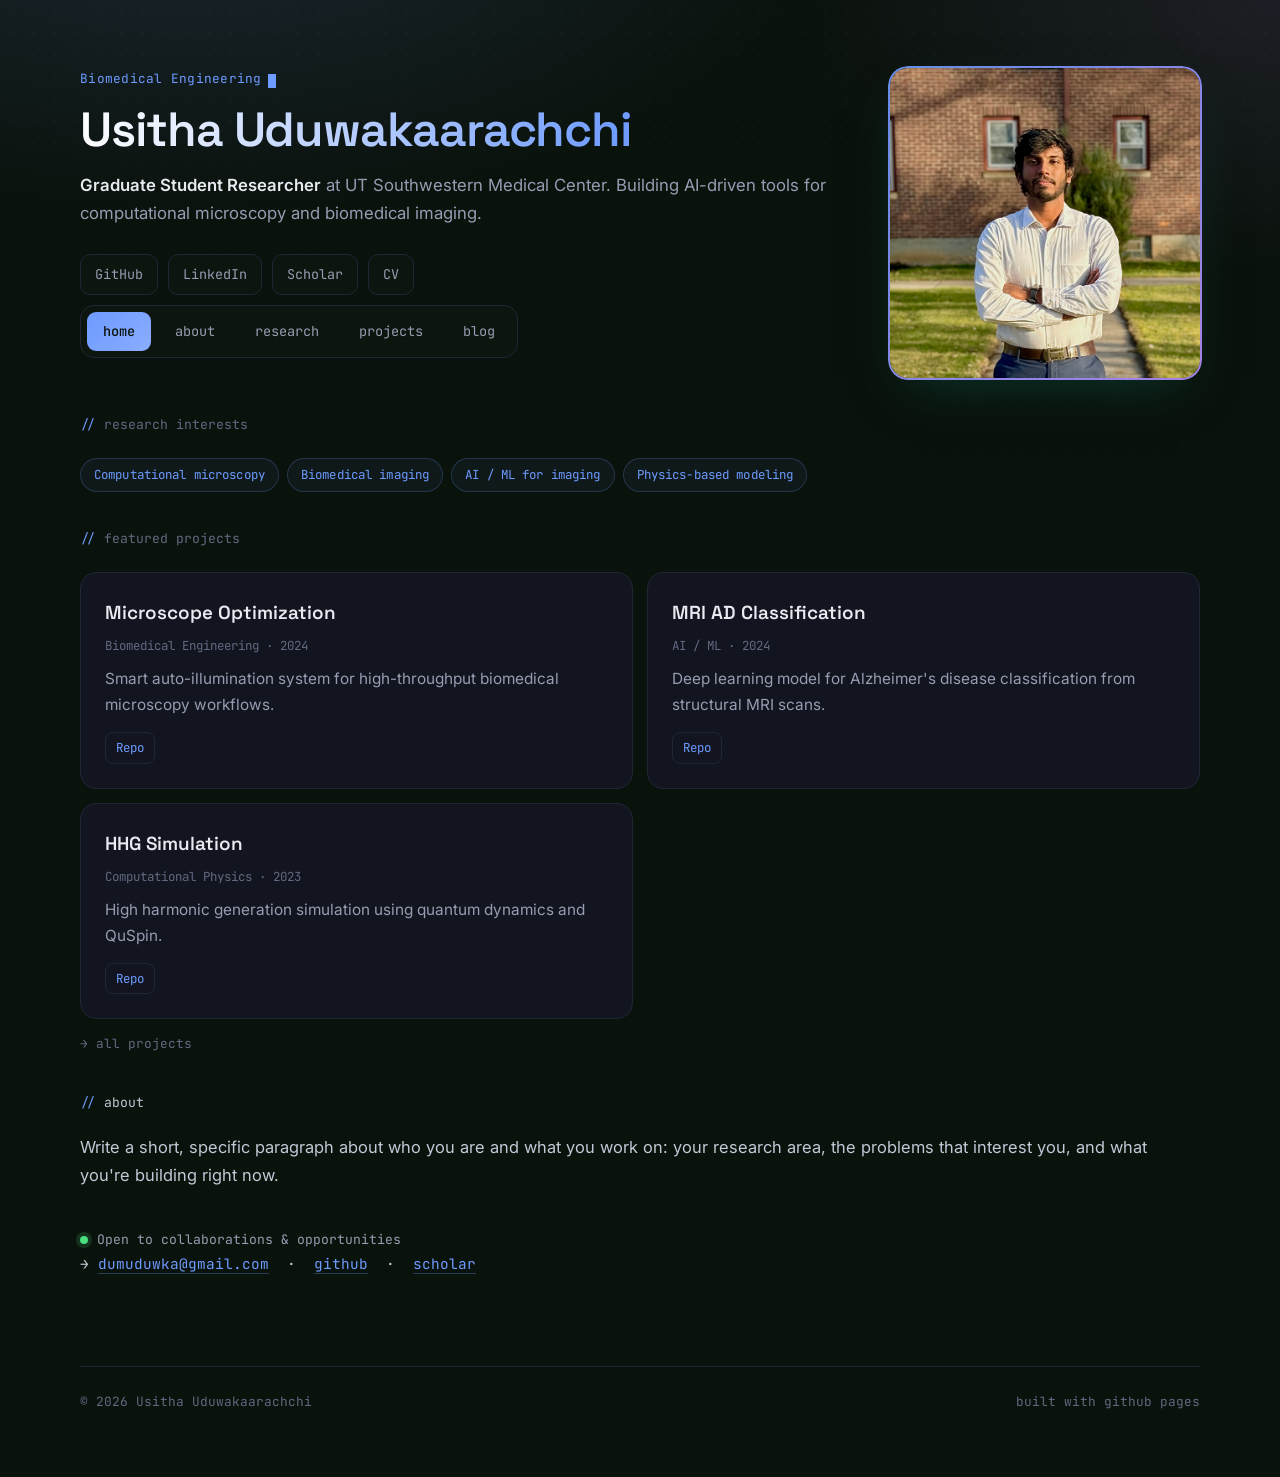
<file: index.html>
<!DOCTYPE html>
<html lang="en">
<head>
  <meta charset="utf-8">
  <meta name="viewport" content="width=device-width, initial-scale=1">
  <title>Usitha Uduwakaarachchi</title>
  <link rel="preconnect" href="https://fonts.googleapis.com">
  <link rel="preconnect" href="https://fonts.gstatic.com" crossorigin>
  <link href="https://fonts.googleapis.com/css2?family=Inter:wght@400;500;600&family=JetBrains+Mono:wght@400;500&family=Space+Grotesk:wght@500;600;700&display=swap" rel="stylesheet">
  <link rel="stylesheet" href="style.css">
</head>
<body>
  <main class="page">

    <header class="masthead">
      <div class="identity">
        <p class="eyebrow">Biomedical Engineering<span class="cursor"></span></p>
        <h1 class="name">Usitha Uduwakaarachchi</h1>
        <p class="tagline">
          <b>Graduate Student Researcher</b> at UT Southwestern Medical Center.
          Building AI-driven tools for computational microscopy and biomedical imaging.
        </p>
        <ul class="links">
          <li><a href="https://github.com/UsithaUduwaka" target="_blank">GitHub</a></li>
          <li><a href="https://www.linkedin.com/in/usitha-uduwakaarachchi-006277185/" target="_blank">LinkedIn</a></li>
          <li><a href="https://scholar.google.com/" target="_blank">Scholar</a></li>
          <li><a href="cv/usitha_cv.pdf">CV</a></li>
        </ul>
        <nav class="sitenav">
          <div class="tabs">
            <a href="index.html" class="active">home</a>
            <a href="about.html">about</a>
            <a href="research.html">research</a>
            <a href="projects.html">projects</a>
            <a href="blog.html">blog</a>
          </div>
        </nav>
      </div>
      <div class="avatar-wrap">
        <img class="avatar" src="Images/portrait.JPG" alt="Usitha Uduwakaarachchi">
      </div>
    </header>

    <section class="block">
      <p class="section-label">research interests</p>
      <div class="interest-grid">
        <span class="interest-pill">Computational microscopy</span>
        <span class="interest-pill">Biomedical imaging</span>
        <span class="interest-pill">AI / ML for imaging</span>
        <span class="interest-pill">Physics-based modeling</span>
      </div>
    </section>

    <section class="block">
      <p class="section-label">featured projects</p>
      <div class="entries-grid">
        <div class="entry">
          <p class="etitle"><a href="projects.html">Microscope Optimization</a></p>
          <p class="emeta">Biomedical Engineering &middot; 2024</p>
          <p class="edesc">Smart auto-illumination system for high-throughput biomedical microscopy workflows.</p>
          <div class="etags"><a href="#">Repo</a></div>
        </div>
        <div class="entry">
          <p class="etitle"><a href="projects.html">MRI AD Classification</a></p>
          <p class="emeta">AI / ML &middot; 2024</p>
          <p class="edesc">Deep learning model for Alzheimer's disease classification from structural MRI scans.</p>
          <div class="etags"><a href="#">Repo</a></div>
        </div>
        <div class="entry">
          <p class="etitle"><a href="projects/hhg-simulation.html">HHG Simulation</a></p>
          <p class="emeta">Computational Physics &middot; 2023</p>
          <p class="edesc">High harmonic generation simulation using quantum dynamics and QuSpin.</p>
          <div class="etags"><a href="#">Repo</a></div>
        </div>
      </div>
      <a href="projects.html" class="see-all">&rarr; all projects</a>
    </section>

    <section class="block prose">
      <p class="section-label">about</p>
      <p>
        Write a short, specific paragraph about who you are and what you work on:
        your research area, the problems that interest you, and what you're
        building right now.
      </p>
      <div class="status"><span class="dot"></span> Open to collaborations &amp; opportunities</div>
      <p class="contact">
        &rarr; <a href="mailto:dumuduwka@gmail.com">dumuduwka@gmail.com</a>
        &nbsp;&middot;&nbsp; <a href="https://github.com/UsithaUduwaka" target="_blank">github</a>
        &nbsp;&middot;&nbsp; <a href="https://scholar.google.com/" target="_blank">scholar</a>
      </p>
    </section>

    <footer class="foot">
      <span>&copy; 2026 Usitha Uduwakaarachchi</span>
      <span>built with github pages</span>
    </footer>

  </main>
</body>
</html>
</file>
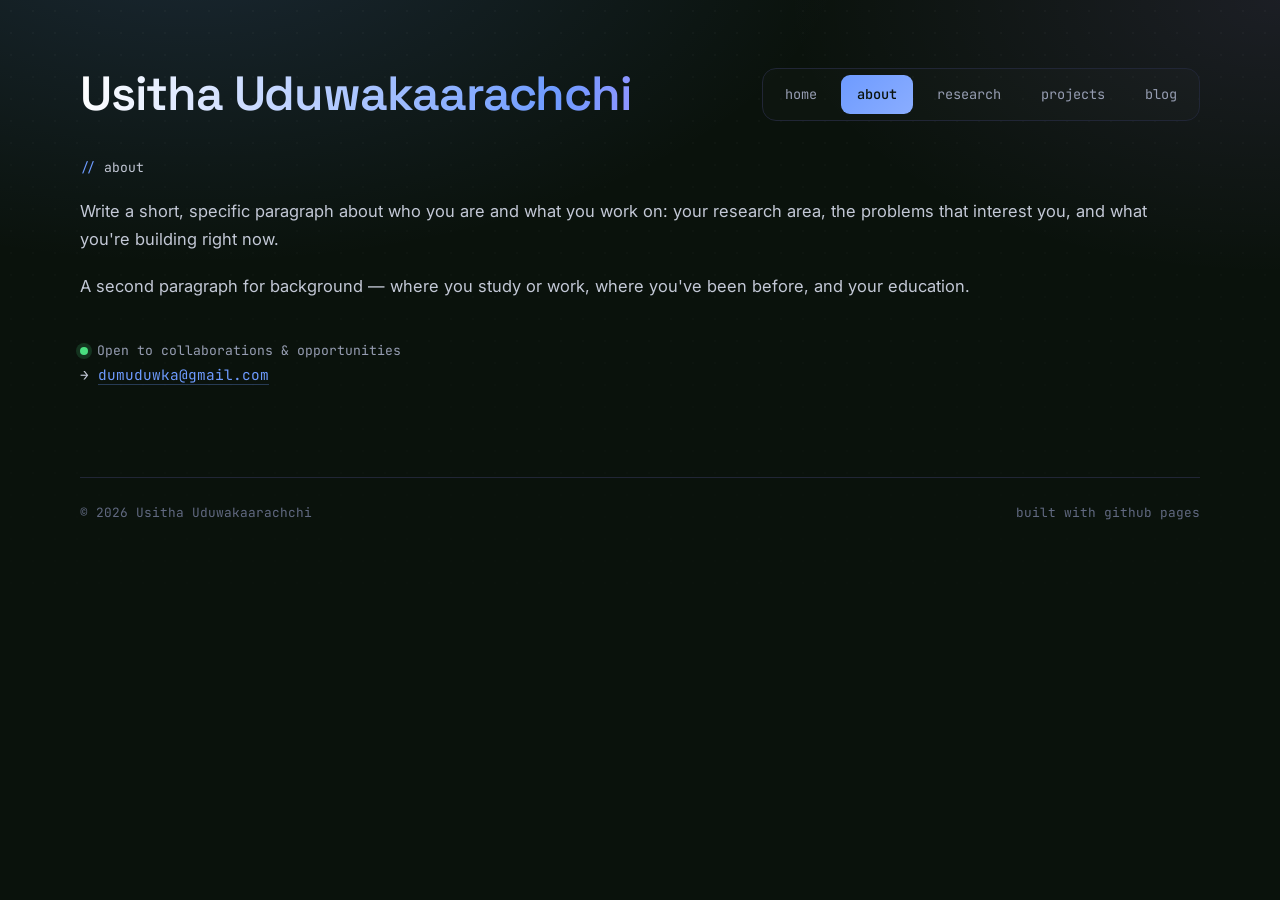
<file: about.html>
<!DOCTYPE html>
<html lang="en">
<head>
  <meta charset="utf-8">
  <meta name="viewport" content="width=device-width, initial-scale=1">
  <title>About &mdash; Usitha Uduwakaarachchi</title>
  <link rel="preconnect" href="https://fonts.googleapis.com">
  <link rel="preconnect" href="https://fonts.gstatic.com" crossorigin>
  <link href="https://fonts.googleapis.com/css2?family=Inter:wght@400;500;600&family=JetBrains+Mono:wght@400;500&family=Space+Grotesk:wght@500;600;700&display=swap" rel="stylesheet">
  <link rel="stylesheet" href="style.css">
</head>
<body>
  <main class="page">

    <header class="masthead masthead--compact">
      <div class="identity">
        <h1 class="name"><a href="index.html">Usitha Uduwakaarachchi</a></h1>
      </div>
      <nav class="sitenav">
        <div class="tabs">
          <a href="index.html">home</a>
          <a href="about.html" class="active">about</a>
          <a href="research.html">research</a>
          <a href="projects.html">projects</a>
          <a href="blog.html">blog</a>
        </div>
      </nav>
    </header>

    <section class="block prose">
      <p class="section-label">about</p>
      <p>
        Write a short, specific paragraph about who you are and what you work on:
        your research area, the problems that interest you, and what you're
        building right now.
      </p>
      <p>
        A second paragraph for background &mdash; where you study or work, where
        you've been before, and your education.
      </p>
      <div class="status"><span class="dot"></span> Open to collaborations &amp; opportunities</div>
      <p class="contact">&rarr; <a href="mailto:dumuduwka@gmail.com">dumuduwka@gmail.com</a></p>
    </section>

    <footer class="foot">
      <span>&copy; 2026 Usitha Uduwakaarachchi</span>
      <span>built with github pages</span>
    </footer>

  </main>
</body>
</html>
</file>
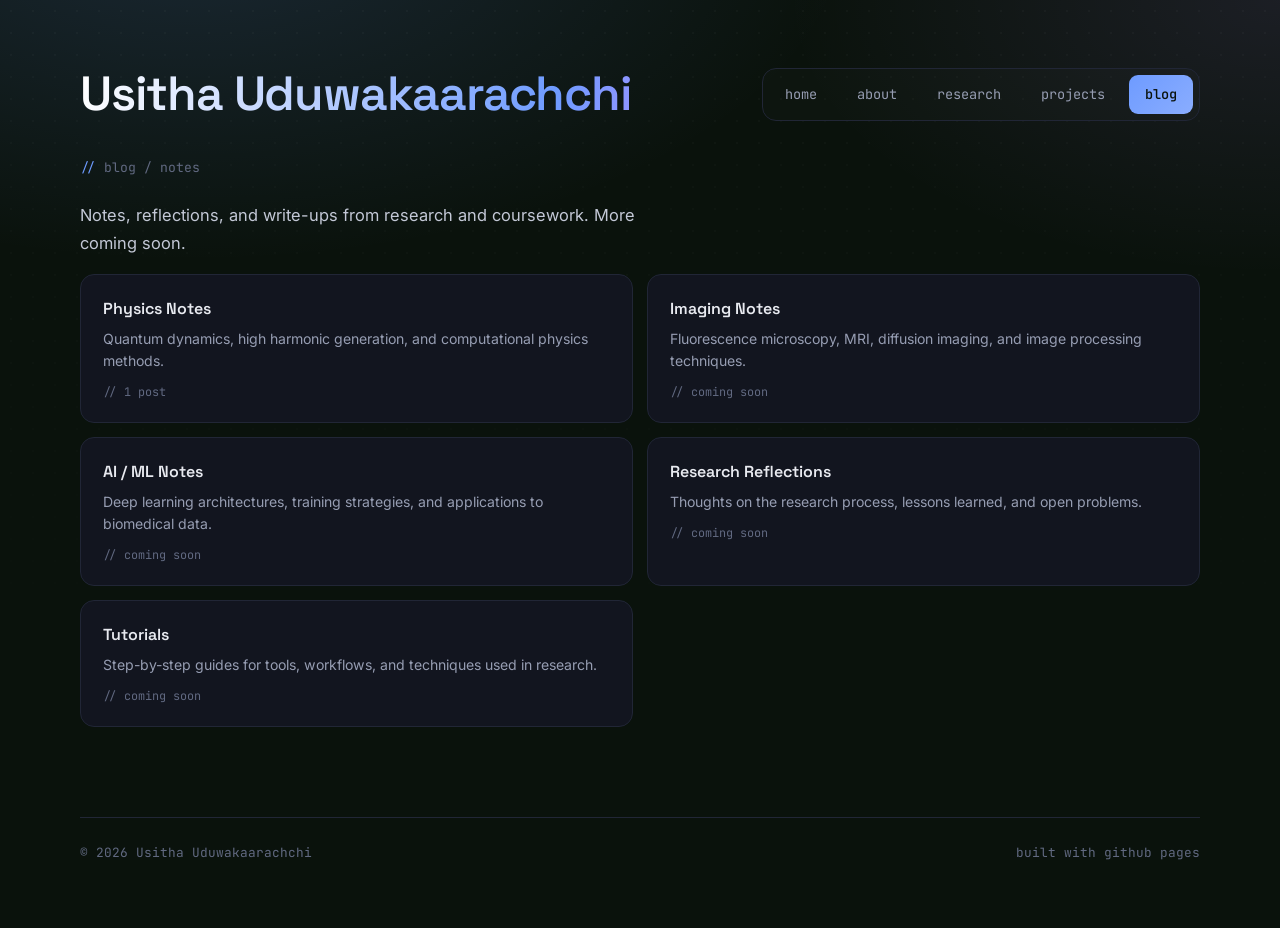
<file: blog.html>
<!DOCTYPE html>
<html lang="en">
<head>
  <meta charset="utf-8">
  <meta name="viewport" content="width=device-width, initial-scale=1">
  <title>Blog &mdash; Usitha Uduwakaarachchi</title>
  <link rel="preconnect" href="https://fonts.googleapis.com">
  <link rel="preconnect" href="https://fonts.gstatic.com" crossorigin>
  <link href="https://fonts.googleapis.com/css2?family=Inter:wght@400;500;600&family=JetBrains+Mono:wght@400;500&family=Space+Grotesk:wght@500;600;700&display=swap" rel="stylesheet">
  <link rel="stylesheet" href="style.css">
</head>
<body>
  <main class="page">

    <header class="masthead masthead--compact">
      <div class="identity">
        <h1 class="name"><a href="index.html">Usitha Uduwakaarachchi</a></h1>
      </div>
      <nav class="sitenav">
        <div class="tabs">
          <a href="index.html">home</a>
          <a href="about.html">about</a>
          <a href="research.html">research</a>
          <a href="projects.html">projects</a>
          <a href="blog.html" class="active">blog</a>
        </div>
      </nav>
    </header>

    <section class="block">
      <p class="section-label">blog / notes</p>
      <p class="prose" style="color:#C3C8D6;max-width:60ch;">
        Notes, reflections, and write-ups from research and coursework. More coming soon.
      </p>

      <div class="blog-grid">

        <a href="blog/hhg-notes.html" style="text-decoration:none">
        <div class="blog-cat">
          <p class="cat-title">Physics Notes</p>
          <p class="cat-desc">Quantum dynamics, high harmonic generation, and computational physics methods.</p>
          <p class="cat-count">// 1 post</p>
        </div>
        </a>

        <div class="blog-cat">
          <p class="cat-title">Imaging Notes</p>
          <p class="cat-desc">Fluorescence microscopy, MRI, diffusion imaging, and image processing techniques.</p>
          <p class="cat-count">// coming soon</p>
        </div>

        <div class="blog-cat">
          <p class="cat-title">AI / ML Notes</p>
          <p class="cat-desc">Deep learning architectures, training strategies, and applications to biomedical data.</p>
          <p class="cat-count">// coming soon</p>
        </div>

        <div class="blog-cat">
          <p class="cat-title">Research Reflections</p>
          <p class="cat-desc">Thoughts on the research process, lessons learned, and open problems.</p>
          <p class="cat-count">// coming soon</p>
        </div>

        <div class="blog-cat">
          <p class="cat-title">Tutorials</p>
          <p class="cat-desc">Step-by-step guides for tools, workflows, and techniques used in research.</p>
          <p class="cat-count">// coming soon</p>
        </div>

      </div>
    </section>

    <footer class="foot">
      <span>&copy; 2026 Usitha Uduwakaarachchi</span>
      <span>built with github pages</span>
    </footer>

  </main>
</body>
</html>
</file>
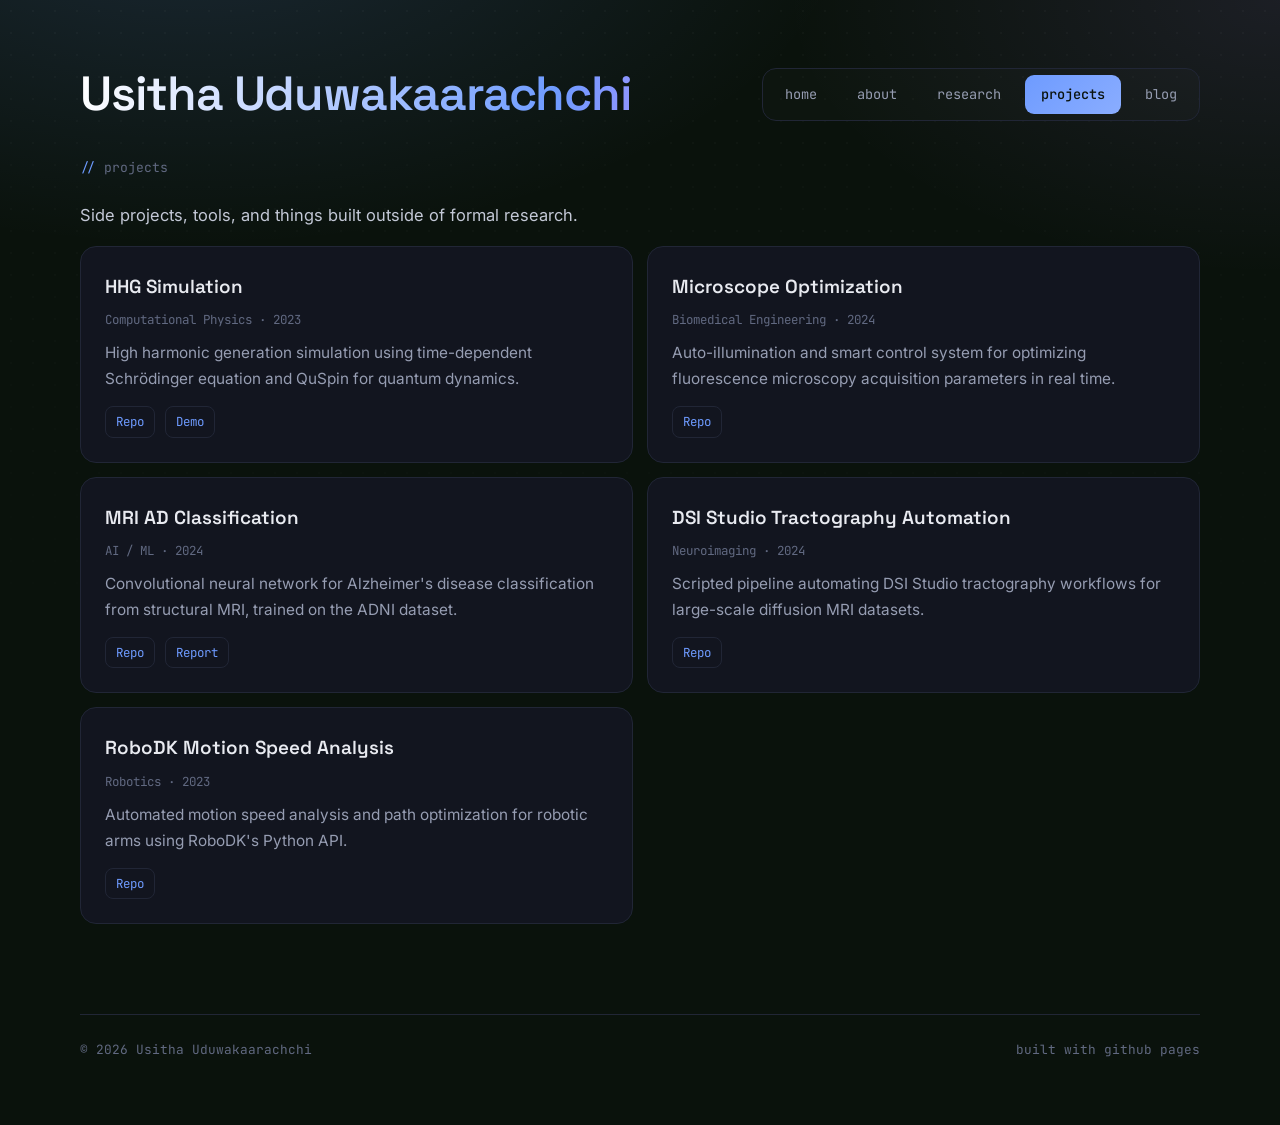
<file: projects.html>
<!DOCTYPE html>
<html lang="en">
<head>
  <meta charset="utf-8">
  <meta name="viewport" content="width=device-width, initial-scale=1">
  <title>Projects &mdash; Usitha Uduwakaarachchi</title>
  <link rel="preconnect" href="https://fonts.googleapis.com">
  <link rel="preconnect" href="https://fonts.gstatic.com" crossorigin>
  <link href="https://fonts.googleapis.com/css2?family=Inter:wght@400;500;600&family=JetBrains+Mono:wght@400;500&family=Space+Grotesk:wght@500;600;700&display=swap" rel="stylesheet">
  <link rel="stylesheet" href="style.css">
</head>
<body>
  <main class="page">

    <header class="masthead masthead--compact">
      <div class="identity">
        <h1 class="name"><a href="index.html">Usitha Uduwakaarachchi</a></h1>
      </div>
      <nav class="sitenav">
        <div class="tabs">
          <a href="index.html">home</a>
          <a href="about.html">about</a>
          <a href="research.html">research</a>
          <a href="projects.html" class="active">projects</a>
          <a href="blog.html">blog</a>
        </div>
      </nav>
    </header>

    <section class="block">
      <p class="section-label">projects</p>
      <p class="prose" style="color:#C3C8D6;max-width:60ch;">
        Side projects, tools, and things built outside of formal research.
      </p>

      <div class="entries-grid">

        <div class="entry">
          <p class="etitle"><a href="projects/hhg-simulation.html">HHG Simulation</a></p>
          <p class="emeta">Computational Physics &middot; 2023</p>
          <p class="edesc">High harmonic generation simulation using time-dependent Schr&ouml;dinger equation and QuSpin for quantum dynamics.</p>
          <div class="etags">
            <a href="#">Repo</a>
            <a href="#">Demo</a>
          </div>
        </div>

        <div class="entry">
          <p class="etitle"><a href="#">Microscope Optimization</a></p>
          <p class="emeta">Biomedical Engineering &middot; 2024</p>
          <p class="edesc">Auto-illumination and smart control system for optimizing fluorescence microscopy acquisition parameters in real time.</p>
          <div class="etags">
            <a href="#">Repo</a>
          </div>
        </div>

        <div class="entry">
          <p class="etitle"><a href="#">MRI AD Classification</a></p>
          <p class="emeta">AI / ML &middot; 2024</p>
          <p class="edesc">Convolutional neural network for Alzheimer's disease classification from structural MRI, trained on the ADNI dataset.</p>
          <div class="etags">
            <a href="#">Repo</a>
            <a href="#">Report</a>
          </div>
        </div>

        <div class="entry">
          <p class="etitle"><a href="#">DSI Studio Tractography Automation</a></p>
          <p class="emeta">Neuroimaging &middot; 2024</p>
          <p class="edesc">Scripted pipeline automating DSI Studio tractography workflows for large-scale diffusion MRI datasets.</p>
          <div class="etags">
            <a href="#">Repo</a>
          </div>
        </div>

        <div class="entry">
          <p class="etitle"><a href="#">RoboDK Motion Speed Analysis</a></p>
          <p class="emeta">Robotics &middot; 2023</p>
          <p class="edesc">Automated motion speed analysis and path optimization for robotic arms using RoboDK's Python API.</p>
          <div class="etags">
            <a href="#">Repo</a>
          </div>
        </div>

      </div>
    </section>

    <footer class="foot">
      <span>&copy; 2026 Usitha Uduwakaarachchi</span>
      <span>built with github pages</span>
    </footer>

  </main>
</body>
</html>
</file>
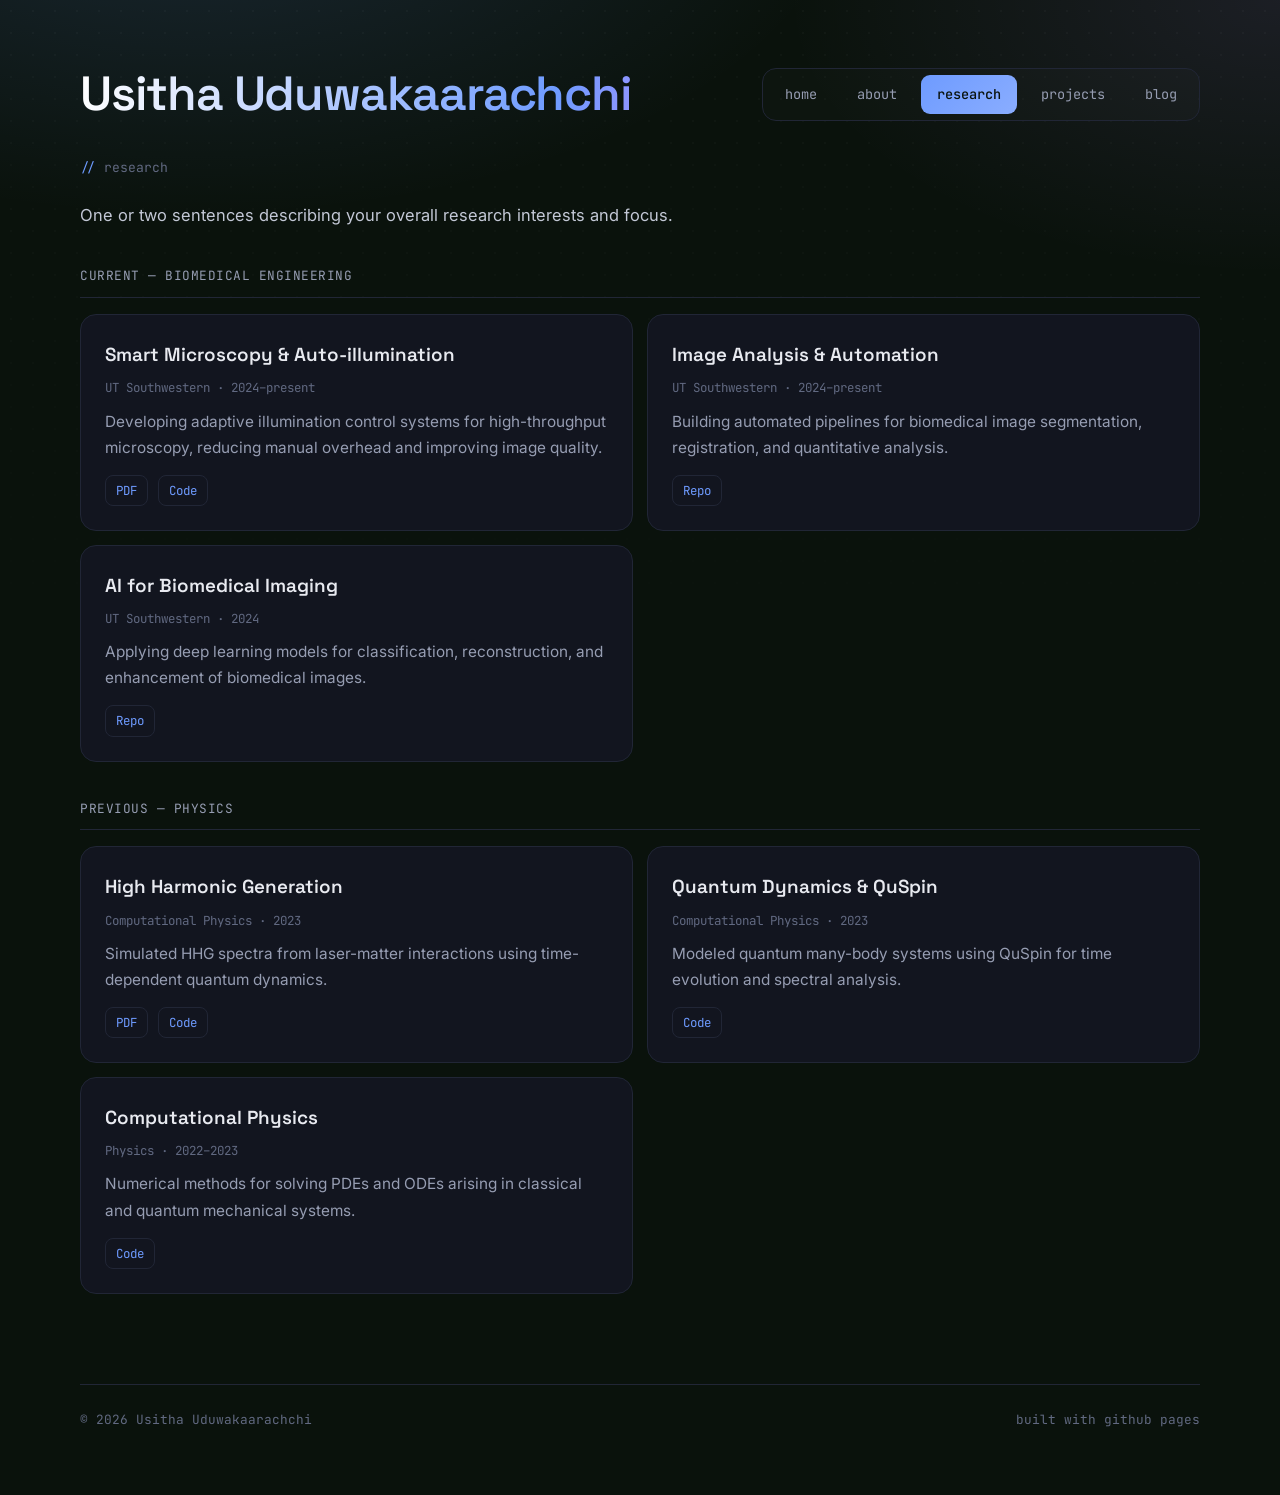
<file: research.html>
<!DOCTYPE html>
<html lang="en">
<head>
  <meta charset="utf-8">
  <meta name="viewport" content="width=device-width, initial-scale=1">
  <title>Research &mdash; Usitha Uduwakaarachchi</title>
  <link rel="preconnect" href="https://fonts.googleapis.com">
  <link rel="preconnect" href="https://fonts.gstatic.com" crossorigin>
  <link href="https://fonts.googleapis.com/css2?family=Inter:wght@400;500;600&family=JetBrains+Mono:wght@400;500&family=Space+Grotesk:wght@500;600;700&display=swap" rel="stylesheet">
  <link rel="stylesheet" href="style.css">
</head>
<body>
  <main class="page">

    <header class="masthead masthead--compact">
      <div class="identity">
        <h1 class="name"><a href="index.html">Usitha Uduwakaarachchi</a></h1>
      </div>
      <nav class="sitenav">
        <div class="tabs">
          <a href="index.html">home</a>
          <a href="about.html">about</a>
          <a href="research.html" class="active">research</a>
          <a href="projects.html">projects</a>
          <a href="blog.html">blog</a>
        </div>
      </nav>
    </header>

    <section class="block">
      <p class="section-label">research</p>
      <p class="prose" style="color:#C3C8D6;max-width:60ch;">
        One or two sentences describing your overall research interests and focus.
      </p>

      <div class="subsection">
        <p class="subsection-label">current &mdash; biomedical engineering</p>
        <div class="entries-grid">
          <div class="entry">
            <p class="etitle"><a href="research/smart-microscopy.html">Smart Microscopy &amp; Auto-illumination</a></p>
            <p class="emeta">UT Southwestern &middot; 2024&ndash;present</p>
            <p class="edesc">Developing adaptive illumination control systems for high-throughput microscopy, reducing manual overhead and improving image quality.</p>
            <div class="etags">
              <a href="#">PDF</a>
              <a href="#">Code</a>
            </div>
          </div>

          <div class="entry">
            <p class="etitle">Image Analysis &amp; Automation</p>
            <p class="emeta">UT Southwestern &middot; 2024&ndash;present</p>
            <p class="edesc">Building automated pipelines for biomedical image segmentation, registration, and quantitative analysis.</p>
            <div class="etags">
              <a href="#">Repo</a>
            </div>
          </div>

          <div class="entry">
            <p class="etitle">AI for Biomedical Imaging</p>
            <p class="emeta">UT Southwestern &middot; 2024</p>
            <p class="edesc">Applying deep learning models for classification, reconstruction, and enhancement of biomedical images.</p>
            <div class="etags">
              <a href="#">Repo</a>
            </div>
          </div>
        </div>
      </div>

      <div class="subsection">
        <p class="subsection-label">previous &mdash; physics</p>
        <div class="entries-grid">
          <div class="entry">
            <p class="etitle">High Harmonic Generation</p>
            <p class="emeta">Computational Physics &middot; 2023</p>
            <p class="edesc">Simulated HHG spectra from laser-matter interactions using time-dependent quantum dynamics.</p>
            <div class="etags">
              <a href="#">PDF</a>
              <a href="#">Code</a>
            </div>
          </div>

          <div class="entry">
            <p class="etitle">Quantum Dynamics &amp; QuSpin</p>
            <p class="emeta">Computational Physics &middot; 2023</p>
            <p class="edesc">Modeled quantum many-body systems using QuSpin for time evolution and spectral analysis.</p>
            <div class="etags">
              <a href="#">Code</a>
            </div>
          </div>

          <div class="entry">
            <p class="etitle">Computational Physics</p>
            <p class="emeta">Physics &middot; 2022&ndash;2023</p>
            <p class="edesc">Numerical methods for solving PDEs and ODEs arising in classical and quantum mechanical systems.</p>
            <div class="etags">
              <a href="#">Code</a>
            </div>
          </div>
        </div>
      </div>
    </section>

    <footer class="foot">
      <span>&copy; 2026 Usitha Uduwakaarachchi</span>
      <span>built with github pages</span>
    </footer>

  </main>
</body>
</html>
</file>
<file: style.css>
/* ============================================================
   Usitha Uduwakaarachchi — personal site
   Direction: sleek, dark, techy dev-portfolio.
   Theme lives in :root — change once, updates everywhere.
   ============================================================ */

:root{
  --bg:        #0a120c;   /* deep blue-black page background */
  --bg-2:      #0E111A;
  --panel:     #12151F;   /* card surface */
  --panel-2:   #161B27;   /* card hover surface */
  --line:      #212636;   /* borders */
  --line-2:    #2C3348;   /* brighter border on hover */
  --text:      #E8EAF0;   /* primary text */
  --muted:     #969DB2;   /* secondary text */
  --faint:     #616981;   /* meta / captions */
  --accent:    #6E9BFF;   /* electric blue accent */
  --accent-2:  #B98CFF;   /* violet, used in gradients only */
  --ok:        #4ADE80;   /* status dot */
  --max:       100%;
  --ease:      cubic-bezier(.22,.61,.36,1);
  --display:   "Space Grotesk", sans-serif;
  --body:      "Inter", system-ui, -apple-system, sans-serif;
  --mono:      "JetBrains Mono", ui-monospace, monospace;
}

*{ box-sizing:border-box; }
html{ -webkit-text-size-adjust:100%; scroll-behavior:smooth; }

body{
  margin:0;
  color:var(--text);
  background:
    radial-gradient(1100px 560px at 15% -8%, rgba(110,155,255,.16), transparent 60%),
    radial-gradient(900px 500px at 100% 0%, rgba(185,140,255,.10), transparent 55%),
    var(--bg);
  font-family:var(--body);
  font-size:16.5px;
  line-height:1.7;
  -webkit-font-smoothing:antialiased;
  text-rendering:optimizeLegibility;
  min-height:100vh;
}

/* subtle dot texture overlay */
body::before{
  content:"";
  position:fixed;
  inset:0;
  pointer-events:none;
  z-index:0;
  background-image:radial-gradient(rgba(255,255,255,.028) 1px, transparent 1px);
  background-size:22px 22px;
  mask-image:linear-gradient(to bottom, #000 0%, transparent 85%);
}

.page{
  position:relative;
  z-index:1;
  max-width:var(--max);
  margin:0 auto;
  padding:68px 160px 64px;
}

/* entrance */
@keyframes rise{ from{opacity:0; transform:translateY(12px);} to{opacity:1; transform:none;} }
.page > *{ animation:rise .65s var(--ease) both; }
.page > *:nth-child(2){ animation-delay:.07s; }
.page > *:nth-child(3){ animation-delay:.14s; }
.page > *:nth-child(4){ animation-delay:.21s; }

/* ---------- masthead ---------- */
.masthead{
  display:flex;
  align-items:flex-start;
  justify-content:space-between;
  gap:60px;
}
.identity{ flex:1; min-width:0; }
.eyebrow{
  font-family:var(--mono);
  font-size:.8rem;
  letter-spacing:.02em;
  color:var(--accent);
  margin:0 0 16px;
  display:flex;
  align-items:center;
  gap:2px;
}
.cursor{
  display:inline-block;
  width:8px;
  height:1.05em;
  background:var(--accent);
  margin-left:4px;
  translate:0 2px;
  animation:blink 1.15s steps(1) infinite;
}
@keyframes blink{ 50%{ opacity:0; } }

.name{
  font-family:var(--display);
  font-weight:600;
  font-size:3rem;
  line-height:1.02;
  letter-spacing:-.025em;
  margin:0;
  background:linear-gradient(96deg, #FFFFFF 0%, #B0C8FF 40%, var(--accent) 72%, var(--accent-2) 100%);
  -webkit-background-clip:text;
  background-clip:text;
  color:transparent;
}
.name a{ color:inherit; text-decoration:none; }
.name.small{ font-size:1.6rem; }
.tagline{
  color:var(--muted);
  font-size:1.05rem;
  margin:16px 0 0;
  max-width:none;
}
.tagline b{ color:var(--text); font-weight:600; }

/* avatar with glow ring */
.avatar-wrap{
  flex:none;
  position:relative;
  width:310px;
  height:310px;
}
.avatar-wrap::after{
  content:"";
  position:absolute;
  inset:-2px;
  border-radius:20px;
  padding:2px;
  background:linear-gradient(135deg, var(--accent), var(--accent-2));
  -webkit-mask:linear-gradient(#000 0 0) content-box, linear-gradient(#000 0 0);
  -webkit-mask-composite:xor;
  mask:linear-gradient(#000 0 0) content-box, linear-gradient(#000 0 0);
  mask-composite:exclude;
  opacity:.9;
}
.avatar{
  width:310px;
  height:310px;
  object-fit:cover;
  border-radius:18px;
  display:block;
  box-shadow:0 20px 50px -20px rgba(11, 101, 86, 0.5);
}

/* ---------- profile links ---------- */
.links{
  list-style:none;
  display:flex;
  flex-wrap:wrap;
  gap:10px;
  padding:0;
  margin:26px 0 0;
}
.links a{
  display:inline-flex;
  align-items:center;
  font-family:var(--mono);
  font-size:.84rem;
  color:var(--muted);
  text-decoration:none;
  padding:8px 14px;
  border:1px solid var(--line);
  border-radius:10px;
  background:rgba(255,255,255,.015);
  transition:all .2s var(--ease);
}
.links a:hover{
  color:var(--text);
  border-color:var(--accent);
  background:rgba(110,155,255,.08);
  transform:translateY(-2px);
  box-shadow:0 10px 24px -14px rgba(110,155,255,.7);
}

/* ---------- nav tabs ---------- */
.tabs{
  display:flex;
  gap:8px;
  margin:0;
  padding:6px;
  border:1px solid var(--line);
  border-radius:14px;
  background:rgba(255,255,255,.015);
  width:fit-content;
}
.tabs a{
  font-family:var(--mono);
  font-size:.85rem;
  color:var(--muted);
  text-decoration:none;
  padding:8px 16px;
  border-radius:9px;
  transition:all .2s var(--ease);
}
.tabs a:hover{ color:var(--text); background:rgba(255,255,255,.04); }
.tabs a.active{
  color:var(--bg);
  background:linear-gradient(135deg, var(--accent), #8AAdFF);
  font-weight:500;
}

/* ---------- content ---------- */
.block{ margin-top:36px; }
.section-label{
  font-family:var(--mono);
  font-size:.82rem;
  color:var(--faint);
  margin:0 0 22px;
}
.section-label::before{ content:"// "; color:var(--accent); }

.block h2{
  font-family:var(--display);
  font-weight:600;
  font-size:1.7rem;
  letter-spacing:-.015em;
  margin:0 0 18px;
}
.prose p{ margin:0 0 18px; color:#C3C8D6; }
.prose a{ color:var(--accent); text-decoration:none; border-bottom:1px solid rgba(110,155,255,.3); transition:border-color .2s; }
.prose a:hover{ border-bottom-color:var(--accent); }

.contact{
  font-family:var(--mono);
  font-size:.9rem;
  color:var(--muted);
  margin-top:10px;
}
.contact a{ color:var(--accent); text-decoration:none; }
.contact a:hover{ text-decoration:underline; }

.status{
  display:inline-flex;
  align-items:center;
  gap:9px;
  font-family:var(--mono);
  font-size:.82rem;
  color:var(--muted);
  margin-top:22px;
}
.status .dot{
  width:8px; height:8px; border-radius:50%;
  background:var(--ok);
  box-shadow:0 0 0 4px rgba(74,222,128,.16);
}

/* ---------- entries (research / projects) ---------- */
.entries-grid{
  display:grid;
  grid-template-columns:repeat(2, 1fr);
  gap:14px;
  margin-top:0;
}
.entries-grid .entry{ margin-bottom:0; }

@media (max-width:768px){
  .entries-grid{ grid-template-columns:1fr; }
}

.entry{
  position:relative;
  border:1px solid var(--line);
  border-radius:16px;
  padding:24px;
  margin-bottom:14px;
  background:var(--panel);
  transition:border-color .2s var(--ease), transform .2s var(--ease), box-shadow .2s var(--ease), background .2s var(--ease);
}
.entry:hover{
  border-color:var(--line-2);
  background:var(--panel-2);
  transform:translateY(-3px);
  box-shadow:0 24px 50px -30px rgba(110,155,255,.55);
}
.etitle{
  font-family:var(--display);
  font-weight:600;
  font-size:1.18rem;
  margin:0 0 6px;
}
.etitle a{ color:inherit; text-decoration:none; transition:color .2s var(--ease); }
.entry:hover .etitle a, .etitle a:hover{ color:var(--accent); }
.emeta{ font-family:var(--mono); font-size:.78rem; color:var(--faint); margin:0 0 10px; }
.edesc{ margin:0; color:var(--muted); font-size:.96rem; }
.etags{ margin:14px 0 0; display:flex; gap:10px; flex-wrap:wrap; }
.etags a{
  font-family:var(--mono);
  font-size:.78rem;
  color:var(--accent);
  text-decoration:none;
  padding:4px 10px;
  border:1px solid var(--line);
  border-radius:8px;
  transition:all .2s var(--ease);
}
.etags a:hover{ border-color:var(--accent); background:rgba(110,155,255,.08); }

/* ---------- footer ---------- */
.foot{
  display:flex;
  justify-content:space-between;
  flex-wrap:wrap;
  gap:12px;
  margin-top:90px;
  padding-top:24px;
  border-top:1px solid var(--line);
  font-family:var(--mono);
  color:var(--faint);
  font-size:.8rem;
}

/* ---------- compact masthead (subpages) ---------- */
.masthead--compact{
  align-items:center;
  gap:24px;
}
.masthead--compact .sitenav{
  margin:0;
  flex-shrink:0;
}

/* ---------- sitenav ---------- */
.sitenav{
  display:flex;
  align-items:center;
  justify-content:space-between;
  flex-wrap:wrap;
  gap:12px;
  margin:10px 0 0;
}
.ext-links{
  display:flex;
  gap:4px;
}
.ext-links a{
  font-family:var(--mono);
  font-size:.84rem;
  color:var(--muted);
  text-decoration:none;
  padding:8px 14px;
  border:1px solid var(--line);
  border-radius:10px;
  background:rgba(255,255,255,.015);
  transition:all .2s var(--ease);
}
.ext-links a:hover{
  color:var(--text);
  border-color:var(--accent);
  background:rgba(110,155,255,.08);
  transform:translateY(-2px);
  box-shadow:0 8px 20px -12px rgba(110,155,255,.6);
}

/* ---------- research interest pills ---------- */
.interest-grid{
  display:flex;
  flex-wrap:wrap;
  gap:8px;
  margin-top:14px;
}
.interest-pill{
  font-family:var(--mono);
  font-size:.78rem;
  color:var(--accent);
  padding:5px 13px;
  border:1px solid rgba(110,155,255,.22);
  border-radius:20px;
  background:rgba(110,155,255,.06);
  letter-spacing:.01em;
}

/* ---------- subsections (research page) ---------- */
.subsection{ margin-top:36px; }
.subsection-label{
  font-family:var(--mono);
  font-size:.8rem;
  color:var(--muted);
  margin:0 0 16px;
  padding-bottom:10px;
  border-bottom:1px solid var(--line);
  letter-spacing:.04em;
  text-transform:uppercase;
}

/* ---------- see-all ---------- */
.see-all{
  display:inline-block;
  font-family:var(--mono);
  font-size:.8rem;
  color:var(--faint);
  text-decoration:none;
  margin-top:14px;
  transition:color .2s var(--ease);
}
.see-all:hover{ color:var(--accent); }

/* ---------- blog grid ---------- */
.blog-grid{
  display:grid;
  grid-template-columns:repeat(2,1fr);
  gap:14px;
  margin-top:16px;
}
.blog-cat{
  border:1px solid var(--line);
  border-radius:14px;
  padding:20px 22px;
  background:var(--panel);
  transition:border-color .2s var(--ease), background .2s var(--ease), transform .2s var(--ease);
  cursor:default;
}
.blog-cat:hover{
  border-color:var(--line-2);
  background:var(--panel-2);
  transform:translateY(-2px);
}
.cat-title{
  font-family:var(--display);
  font-size:1rem;
  font-weight:600;
  margin:0 0 6px;
  color:var(--text);
}
.cat-desc{
  font-size:.88rem;
  color:var(--muted);
  margin:0;
  line-height:1.55;
}
.cat-count{
  font-family:var(--mono);
  font-size:.74rem;
  color:var(--faint);
  margin:10px 0 0;
}
@media(max-width:768px){
  .blog-grid{ grid-template-columns:1fr; }
}

/* ---------- focus ---------- */
a:focus-visible{ outline:2px solid var(--accent); outline-offset:3px; border-radius:8px; }

/* ---------- detail pages ---------- */
.back-link{
  font-family:var(--mono);
  font-size:.8rem;
  color:var(--faint);
  text-decoration:none;
  display:inline-block;
  margin-bottom:20px;
  transition:color .2s var(--ease);
}
.back-link:hover{ color:var(--accent); }

.detail-title{
  font-family:var(--display);
  font-size:2rem;
  font-weight:600;
  letter-spacing:-.022em;
  margin:0 0 14px;
  color:var(--text);
}
.detail-meta{
  font-family:var(--mono);
  font-size:.8rem;
  color:var(--faint);
  display:flex;
  align-items:center;
  gap:8px;
  flex-wrap:wrap;
  margin-bottom:20px;
}
.detail-abstract{
  font-size:1rem;
  color:var(--muted);
  line-height:1.75;
  margin:0;
  padding:16px 20px;
  border-left:2px solid var(--accent);
  background:rgba(110,155,255,.04);
  border-radius:0 10px 10px 0;
}
.detail-body{ margin-top:40px; }

.detail-section{ margin-bottom:44px; }
.detail-section h2{
  font-family:var(--display);
  font-size:1.25rem;
  font-weight:600;
  letter-spacing:-.01em;
  margin:0 0 16px;
  color:var(--text);
  padding-bottom:10px;
  border-bottom:1px solid var(--line);
}
.detail-section p{
  color:#C3C8D6;
  margin:0 0 14px;
  line-height:1.75;
  text-align:justify;
}
.detail-list{
  color:#C3C8D6;
  padding-left:22px;
  margin:0 0 14px;
}
.detail-list li{ margin-bottom:8px; line-height:1.65; text-align:justify; }

.eq{
  margin:20px 0;
  overflow-x:auto;
  text-align:center;
}
.fig{ margin:28px 0; }
.fig img{ width:100%; display:block; }
.fig-placeholder{
  height:220px;
  display:flex;
  align-items:center;
  justify-content:center;
  font-family:var(--mono);
  font-size:.8rem;
  color:var(--faint);
}
.fig-caption{
  font-size:.86rem;
  color:var(--muted);
  padding:10px 0 0;
  margin:0;
  line-height:1.55;
  text-align:center !important;
}

/* ---------- code blocks (highlight.js) ---------- */
.code-block{
  font-family:var(--mono);
  font-size:.84rem;
  background:#1E1E1E;
  border-radius:10px;
  padding:24px 28px;
  overflow-x:auto;
  line-height:1.85;
  margin:16px 0;
  tab-size:4;
}
.code-block code.hljs{
  background:transparent;
  color:#D4D4D4;
  padding:0;
  font-family:inherit;
  font-size:inherit;
  line-height:inherit;
}
.hljs-keyword         { color:#c084bb; }
.hljs-built_in        { color:#cc9ddf; }
.hljs-title.function_ { color:#dcdca9; }
.hljs-title.class_    { color:#4ec9b0; } 
.hljs-params          { color:#9cdcfe; }
.hljs-string          { color:#CE9178; }
.hljs-number          { color:#B5CEA8; }
.hljs-comment         { color:#6A9955; }
.hljs-variable        { color:#9ccce4; }
.hljs-literal         { color:#569CD6; }
.callout{
  padding:14px 18px;
  border:1px solid rgba(110,155,255,.28);
  border-radius:10px;
  background:rgba(110,155,255,.06);
  color:var(--muted);
  font-size:.92rem;
  margin:20px 0;
  line-height:1.65;
}
.callout-label{
  font-family:var(--mono);
  font-size:.72rem;
  color:var(--accent);
  display:block;
  margin-bottom:6px;
  text-transform:uppercase;
  letter-spacing:.07em;
}

/* ========== responsive ========== */

/* wide laptop — trim the very large side padding */
@media (max-width:1280px){
  .page{ padding:68px 80px 64px; }
}

/* laptop / small desktop */
@media (max-width:1024px){
  .page{ padding:60px 48px 56px; }
  .avatar-wrap{ width:220px; height:220px; }
  .avatar{ width:220px; height:220px; }
  .name{ font-size:2.6rem; }
}

/* tablet portrait */
@media (max-width:768px){
  .page{ padding:52px 32px 48px; }
  .masthead{ gap:28px; }
  .avatar-wrap{ width:180px; height:180px; }
  .avatar{ width:180px; height:180px; border-radius:16px; }
  .avatar-wrap::after{ border-radius:18px; }
  .name{ font-size:2.2rem; }
  .detail-title{ font-size:1.75rem; }
}

/* phone — avatar anchors top-right, tagline + links + nav span full width */
@media (max-width:580px){
  .page{ padding:44px 20px 40px; }
  /* relative so avatar can be pinned top-right */
  .masthead{ position:relative; gap:0; align-items:flex-start; }
  /* compact subpage header: stack name above nav on phones */
  .masthead--compact{ flex-direction:column; gap:10px; align-items:flex-start; }
  .masthead--compact .sitenav{ width:100%; }
  /* pin avatar top-right, out of flow */
  .avatar-wrap{ position:absolute; top:0; right:0; width:90px; height:90px; }
  .avatar{ width:90px; height:90px; border-radius:12px; }
  .avatar-wrap::after{ border-radius:14px; }
  /* push eyebrow + name clear of the avatar — home page only (has avatar) */
  .masthead:not(.masthead--compact) .eyebrow{ padding-right:106px; }
  .masthead:not(.masthead--compact) .name{ font-size:1.85rem; padding-right:106px; }
  /* subpage name size (no avatar) */
  .masthead--compact .name{ font-size:1.25rem; padding-right:0; }
  /* tagline and below use full width naturally */
  .tagline{ font-size:.9rem; margin-top:10px; }
  .tabs{ flex-wrap:nowrap; gap:4px; width:auto; }
  .tabs a{ padding:6px 10px; font-size:.72rem; }
  .detail-title{ font-size:1.45rem; }
  .detail-section p{ text-align:left; }
  .detail-list li{ text-align:left; }
  .code-block{ padding:18px 16px; font-size:.78rem; }
  .detail-abstract{ padding:14px 16px; }
}

/* small phones */
@media (max-width:380px){
  .page{ padding:40px 14px 36px; }
  .masthead{ gap:0; }
  .avatar-wrap{ width:80px; height:80px; }
  .avatar{ width:80px; height:80px; border-radius:10px; }
  .masthead:not(.masthead--compact) .eyebrow{ padding-right:94px; }
  .masthead:not(.masthead--compact) .name{ font-size:1.65rem; padding-right:94px; }
  .tabs a{ padding:5px 8px; font-size:.68rem; }
}

@media (prefers-reduced-motion:reduce){
  *{ animation:none !important; transition:none !important; scroll-behavior:auto !important; }
}
</file>
